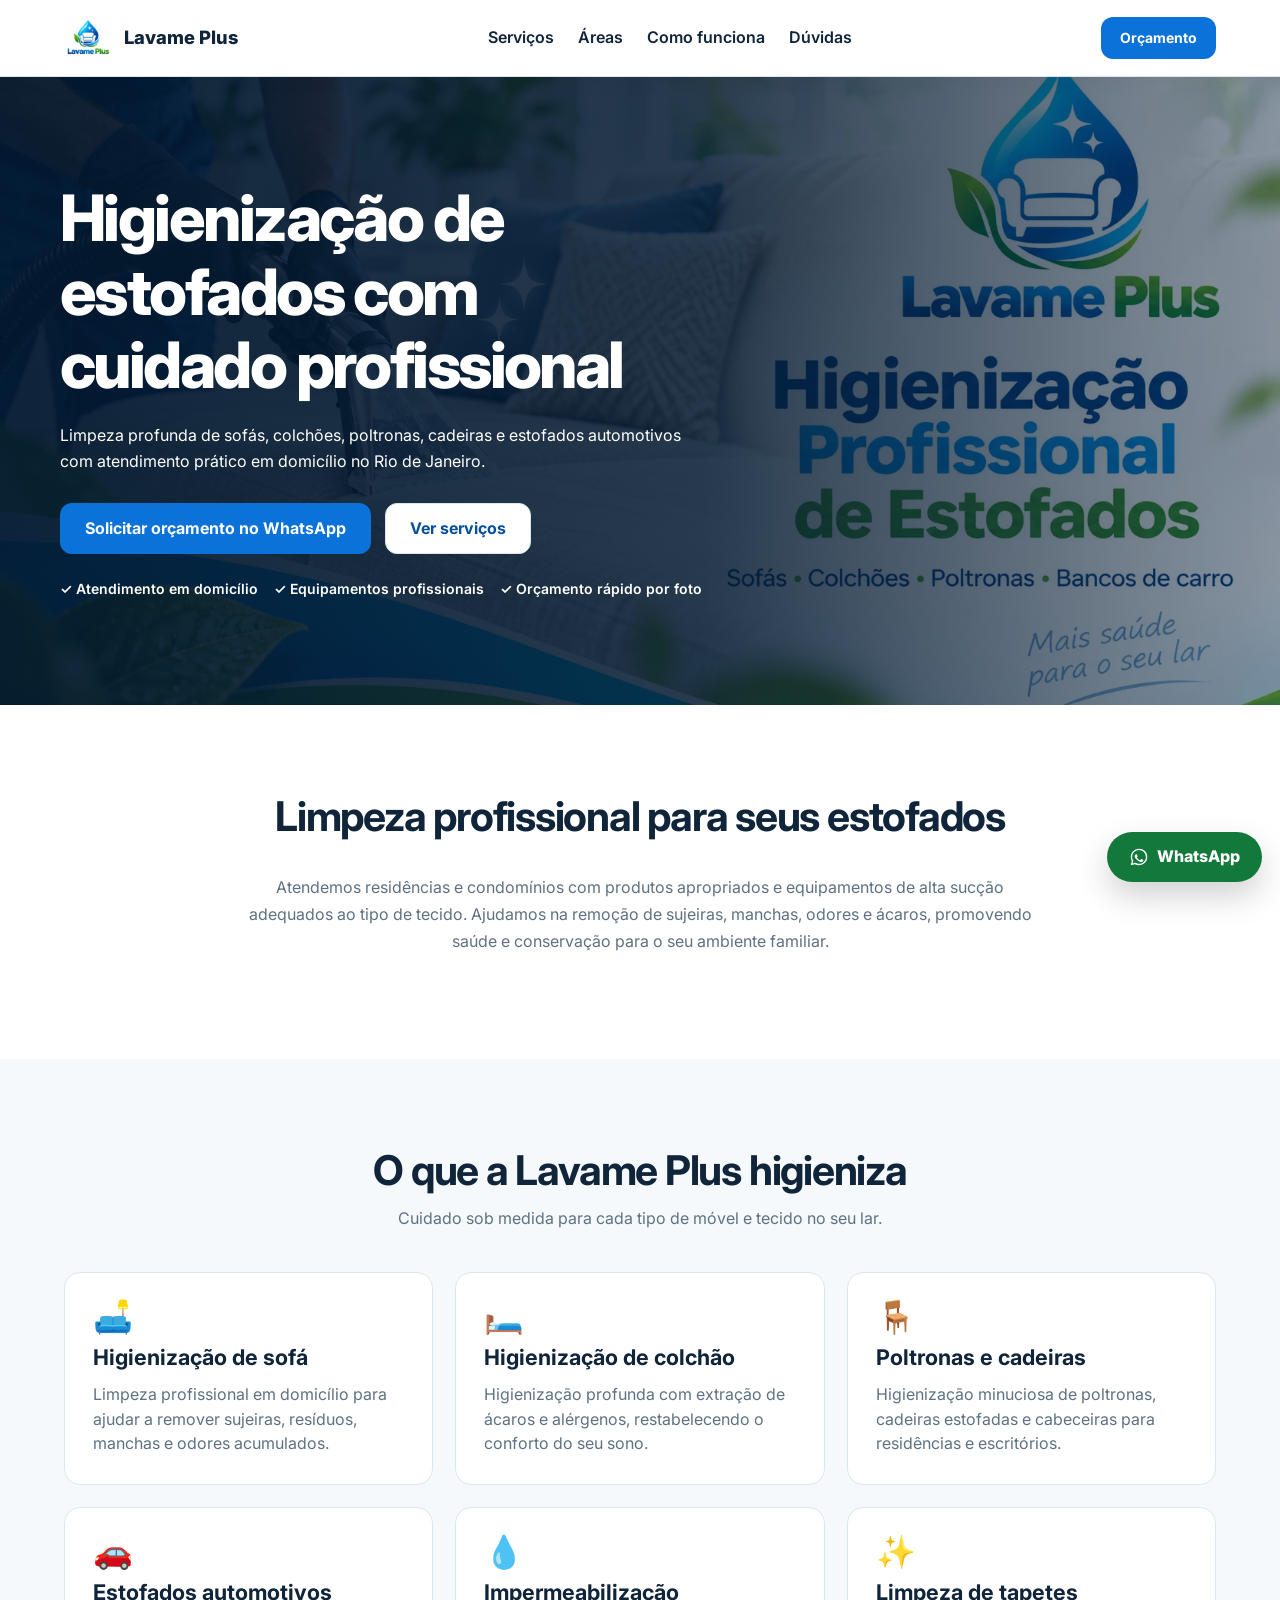
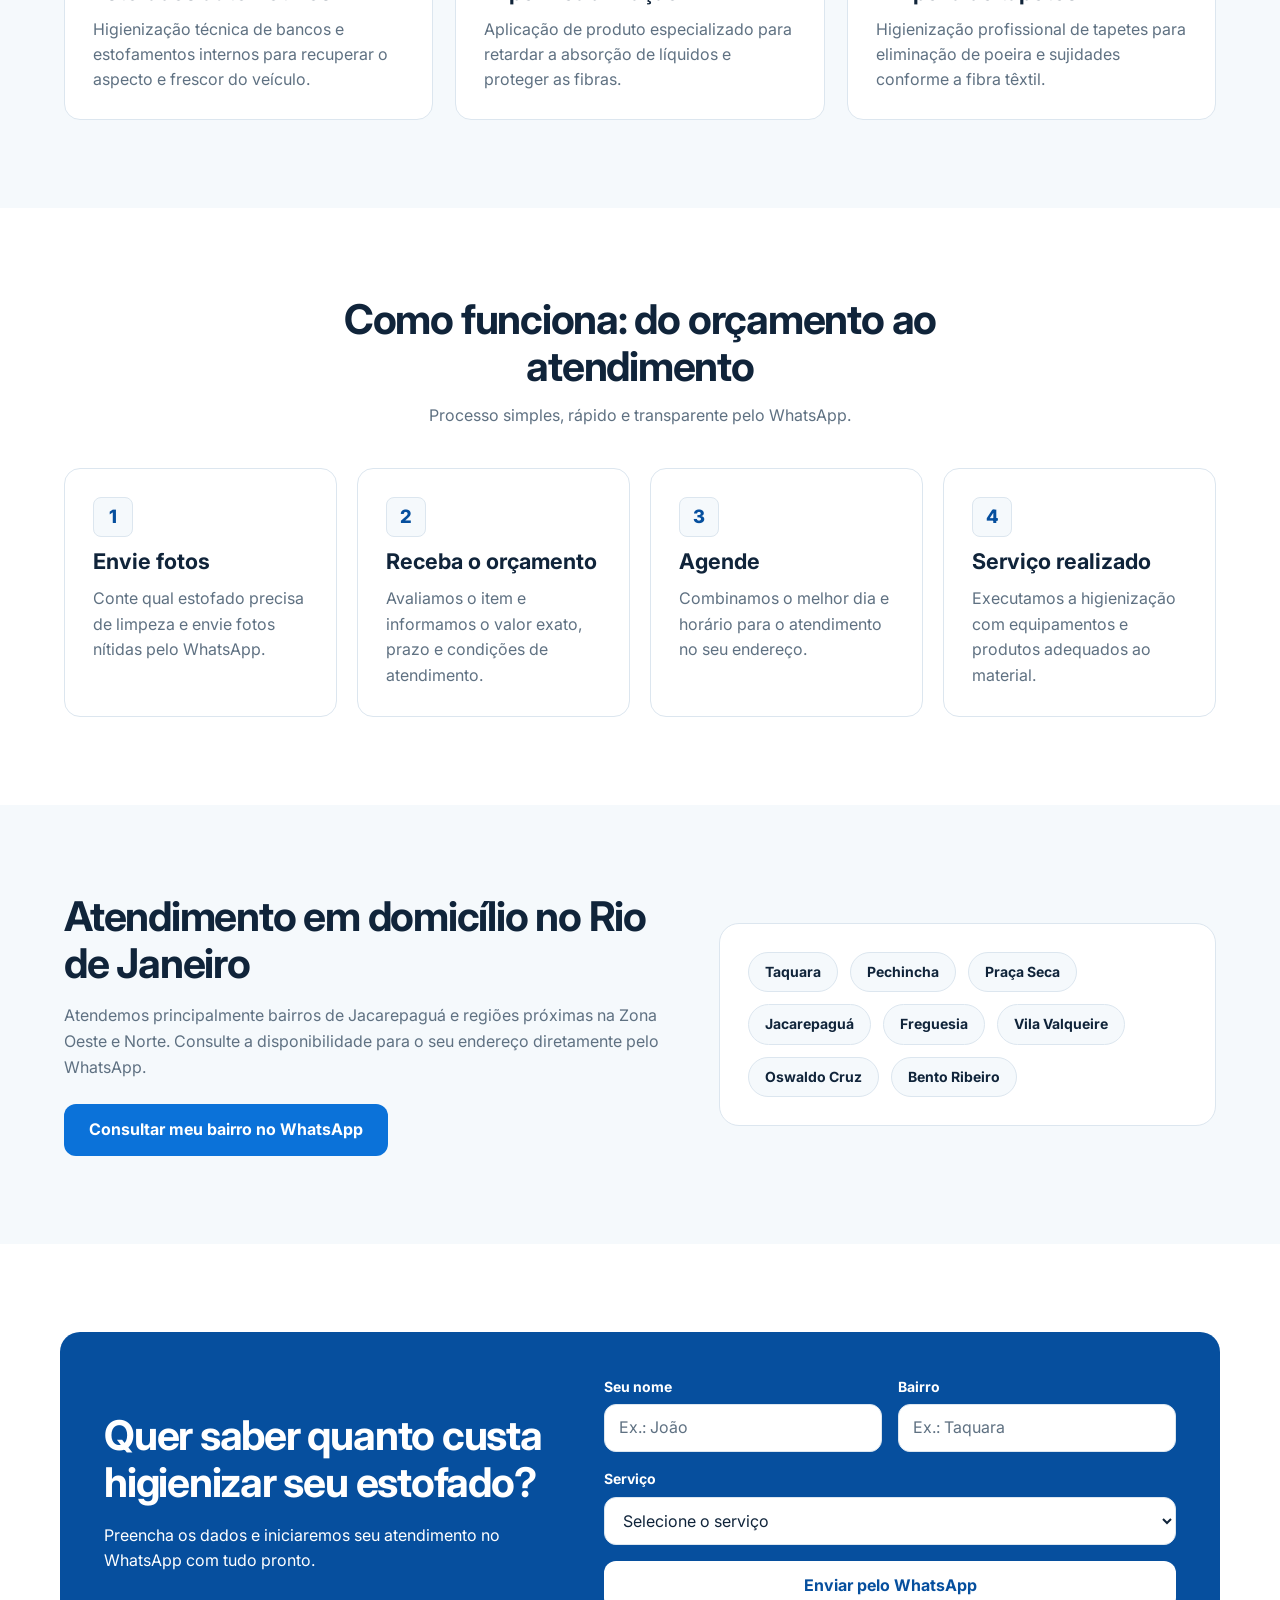
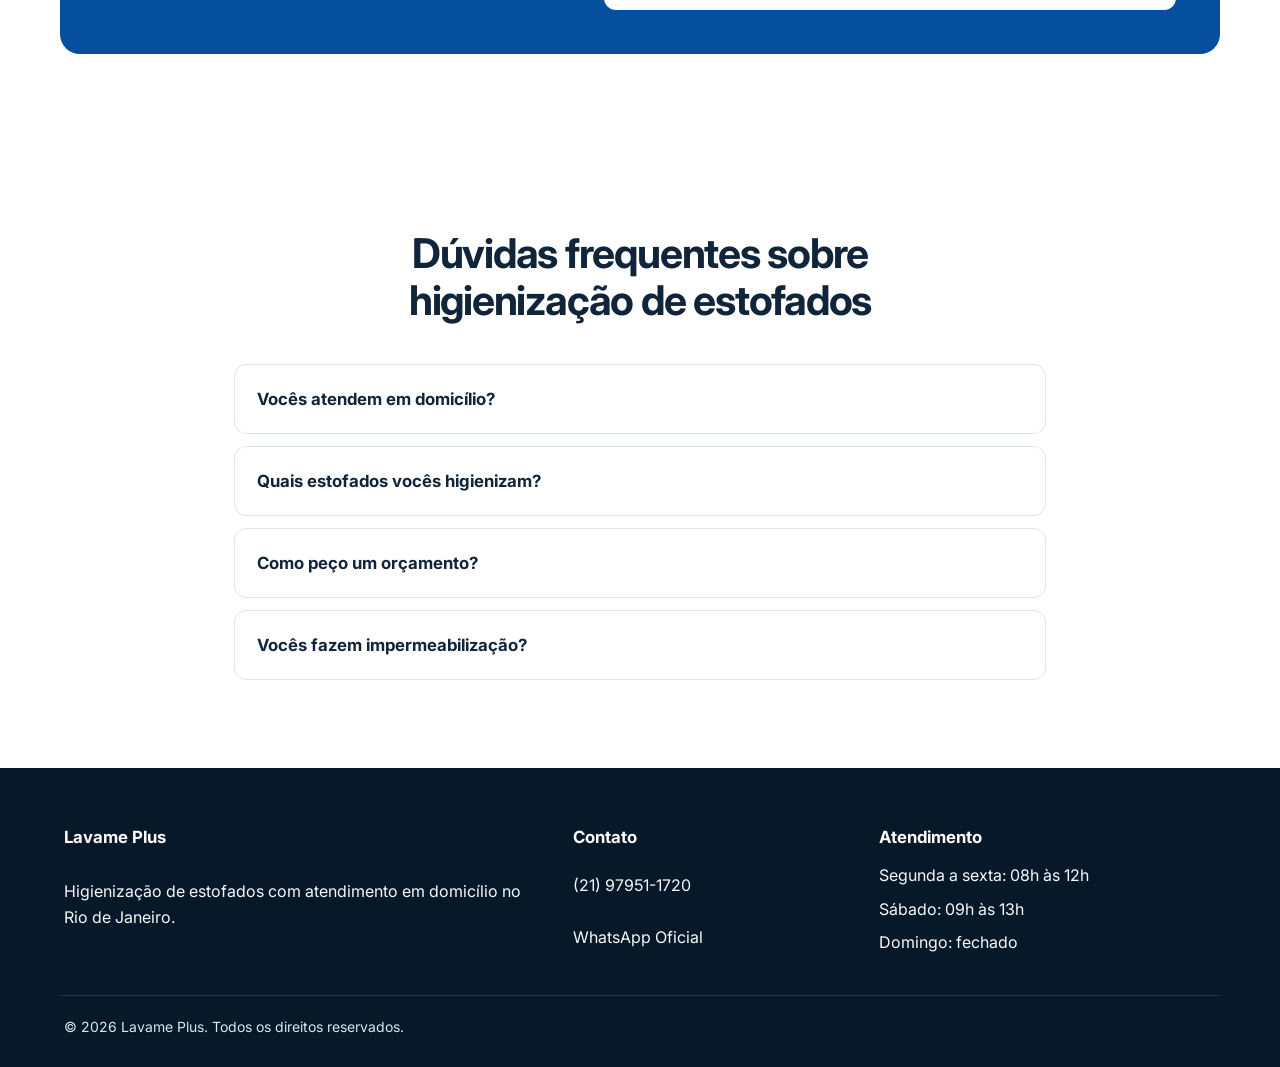
<file: index.html>
<!doctype html>
<html lang="pt-BR">
<head>
  <meta charset="utf-8">
  <meta name="google-site-verification" content="8-na_W4AVnDkBq2FNJCESeBjiOfYJMZ60m58IE9kvu8">
  <meta name="viewport" content="width=device-width, initial-scale=1, viewport-fit=cover">
  <title>Higienização de Estofados no Rio de Janeiro | Lavame Plus</title>
  <meta name="description" content="Higienização de sofás, colchões, poltronas, cadeiras e bancos automotivos no Rio de Janeiro. Atendimento em domicílio. Solicite seu orçamento pelo WhatsApp.">
  <link rel="canonical" href="https://lavame-plus-nova-era.vercel.app/">
  <meta name="robots" content="index,follow,max-image-preview:large">
  <meta name="theme-color" content="#0b72d9">
  <meta property="og:type" content="website">
  <meta property="og:url" content="https://lavame-plus-nova-era.vercel.app/">
  <meta property="og:title" content="Lavame Plus | Higienização de Estofados no Rio de Janeiro">
  <meta property="og:description" content="Limpeza e higienização profissional de estofados com atendimento em domicílio.">
  <meta property="og:image" content="https://lavame-plus-nova-era.vercel.app/assets/capa-lavame-plus.png">
  <link rel="icon" href="./assets/logo-lavame-plus.png">
  
  <!-- Typography preconnect -->
  <link rel="preconnect" href="https://fonts.googleapis.com">
  <link rel="preconnect" href="https://fonts.gstatic.com" crossorigin>
  <link href="https://fonts.googleapis.com/css2?family=Inter:wght@400;600;700;800&display=swap" rel="stylesheet">
  
  <!-- Critical image preload for LCP -->
  <link rel="preload" as="image" href="./assets/capa-lavame-plus.webp" fetchpriority="high">
  
  <link rel="stylesheet" href="./styles.css">
  
  <script type="application/ld+json">
  {
    "@context":"https://schema.org",
    "@type":"ProfessionalService",
    "name":"Lavame Plus",
    "description":"Higienização e limpeza profissional de estofados com atendimento em domicílio no Rio de Janeiro.",
    "telephone":"+55 21 97951-1720",
    "image":"./assets/logo-lavame-plus.png",
    "areaServed":[
      "Taquara, Rio de Janeiro - RJ",
      "Pechincha, Rio de Janeiro - RJ",
      "Praça Seca, Rio de Janeiro - RJ",
      "Jacarepaguá, Rio de Janeiro - RJ",
      "Oswaldo Cruz, Rio de Janeiro - RJ",
      "Bento Ribeiro, Rio de Janeiro - RJ",
      "Freguesia (Jacarepaguá), Rio de Janeiro - RJ",
      "Vila Valqueire, Rio de Janeiro - RJ"
    ],
    "serviceType":[
      "Higienização de estofados",
      "Higienização de sofá",
      "Higienização de colchão",
      "Higienização de poltronas",
      "Higienização de cadeiras estofadas",
      "Higienização de cabeceira estofada",
      "Impermeabilização de estofados",
      "Higienização de bancos automotivos",
      "Limpeza de tapetes"
    ]
  }
  </script>
</head>
<body>
<a class="skip-link" href="#main">Pular para o conteúdo principal</a>

<header class="topbar">
  <div class="container nav">
    <a class="brand" href="#inicio" aria-label="Lavame Plus - Página inicial">
      <img src="./assets/logo-lavame-plus.webp" alt="Lavame Plus" width="48" height="48" decoding="async">
      <span>Lavame Plus</span>
    </a>
    
    <nav class="nav-links" id="navMenu" aria-label="Navegação principal">
      <a href="#servicos">Serviços</a>
      <a href="#areas">Áreas</a>
      <a href="#como">Como funciona</a>
      <a href="#faq">Dúvidas</a>
      <a class="btn btn-sm btn-mobile-cta" href="https://wa.me/5521979511720?text=Olá%2C%20vim%20pelo%20site%20da%20Lavame%20Plus%20e%20quero%20um%20orçamento." target="_blank" rel="noopener">Pedir orçamento</a>
    </nav>
    
    <div class="nav-actions">
      <a class="btn btn-sm" href="https://wa.me/5521979511720?text=Olá%2C%20vim%20pelo%20site%20da%20Lavame%20Plus%20e%20quero%20um%20orçamento." target="_blank" rel="noopener">Orçamento</a>
      <button class="nav-toggle" id="navToggle" type="button" aria-expanded="false" aria-controls="navMenu" aria-label="Abrir menu de navegação">
        <span class="nav-toggle-line"></span>
        <span class="nav-toggle-line"></span>
        <span class="nav-toggle-line"></span>
      </button>
    </div>
  </div>
</header>

<main id="main">
<section id="inicio" class="hero">
  <div class="hero-bg" aria-hidden="true"></div>
  <div class="hero-overlay" aria-hidden="true"></div>
  <div class="container hero-content">
    <div class="hero-card">
      <h1>Higienização de estofados com cuidado profissional</h1>
      <p class="hero-desc">Limpeza profunda de sofás, colchões, poltronas, cadeiras e estofados automotivos com atendimento prático em domicílio no Rio de Janeiro.</p>
      <div class="actions">
        <a class="btn" href="https://wa.me/5521979511720?text=Olá%2C%20quero%20solicitar%20um%20orçamento%20para%20higienização%20de%20estofados." target="_blank" rel="noopener">Solicitar orçamento no WhatsApp</a>
        <a class="btn btn-ghost" href="#servicos">Ver serviços</a>
      </div>
      <div class="trust">
        <span>✓ Atendimento em domicílio</span>
        <span>✓ Equipamentos profissionais</span>
        <span>✓ Orçamento rápido por foto</span>
      </div>
    </div>
  </div>
</section>

<section class="section intro">
  <div class="container narrow">
    <h2>Limpeza profissional para seus estofados</h2>
    <p>Atendemos residências e condomínios com produtos apropriados e equipamentos de alta sucção adequados ao tipo de tecido. Ajudamos na remoção de sujeiras, manchas, odores e ácaros, promovendo saúde e conservação para o seu ambiente familiar.</p>
  </div>
</section>

<section id="servicos" class="section soft">
  <div class="container">
    <div class="section-head">
      <h2>O que a Lavame Plus higieniza</h2>
      <p>Cuidado sob medida para cada tipo de móvel e tecido no seu lar.</p>
    </div>
    <div class="grid services">
      <article class="service-card">
        <div class="service-icon" aria-hidden="true">🛋️</div>
        <h3>Higienização de sofá</h3>
        <p>Limpeza profissional em domicílio para ajudar a remover sujeiras, resíduos, manchas e odores acumulados.</p>
      </article>
      <article class="service-card">
        <div class="service-icon" aria-hidden="true">🛏️</div>
        <h3>Higienização de colchão</h3>
        <p>Higienização profunda com extração de ácaros e alérgenos, restabelecendo o conforto do seu sono.</p>
      </article>
      <article class="service-card">
        <div class="service-icon" aria-hidden="true">🪑</div>
        <h3>Poltronas e cadeiras</h3>
        <p>Higienização minuciosa de poltronas, cadeiras estofadas e cabeceiras para residências e escritórios.</p>
      </article>
      <article class="service-card">
        <div class="service-icon" aria-hidden="true">🚗</div>
        <h3>Estofados automotivos</h3>
        <p>Higienização técnica de bancos e estofamentos internos para recuperar o aspecto e frescor do veículo.</p>
      </article>
      <article class="service-card">
        <div class="service-icon" aria-hidden="true">💧</div>
        <h3>Impermeabilização</h3>
        <p>Aplicação de produto especializado para retardar a absorção de líquidos e proteger as fibras.</p>
      </article>
      <article class="service-card">
        <div class="service-icon" aria-hidden="true">✨</div>
        <h3>Limpeza de tapetes</h3>
        <p>Higienização profissional de tapetes para eliminação de poeira e sujidades conforme a fibra têxtil.</p>
      </article>
    </div>
  </div>
</section>

<section id="como" class="section">
  <div class="container">
    <div class="section-head">
      <h2>Como funciona: do orçamento ao atendimento</h2>
      <p>Processo simples, rápido e transparente pelo WhatsApp.</p>
    </div>
    <div class="steps">
      <div class="step-card">
        <span class="step-num" aria-hidden="true">1</span>
        <h3>Envie fotos</h3>
        <p>Conte qual estofado precisa de limpeza e envie fotos nítidas pelo WhatsApp.</p>
      </div>
      <div class="step-card">
        <span class="step-num" aria-hidden="true">2</span>
        <h3>Receba o orçamento</h3>
        <p>Avaliamos o item e informamos o valor exato, prazo e condições de atendimento.</p>
      </div>
      <div class="step-card">
        <span class="step-num" aria-hidden="true">3</span>
        <h3>Agende</h3>
        <p>Combinamos o melhor dia e horário para o atendimento no seu endereço.</p>
      </div>
      <div class="step-card">
        <span class="step-num" aria-hidden="true">4</span>
        <h3>Serviço realizado</h3>
        <p>Executamos a higienização com equipamentos e produtos adequados ao material.</p>
      </div>
    </div>
  </div>
</section>

<section id="areas" class="section areas">
  <div class="container split">
    <div class="areas-content">
      <h2>Atendimento em domicílio no Rio de Janeiro</h2>
      <p>Atendemos principalmente bairros de Jacarepaguá e regiões próximas na Zona Oeste e Norte. Consulte a disponibilidade para o seu endereço diretamente pelo WhatsApp.</p>
      <a class="btn" href="https://wa.me/5521979511720?text=Olá%2C%20quero%20saber%20se%20vocês%20atendem%20o%20meu%20bairro." target="_blank" rel="noopener">Consultar meu bairro no WhatsApp</a>
    </div>
    <div class="chips-container" aria-label="Bairros atendidos com frequência">
      <span class="chip">Taquara</span>
      <span class="chip">Pechincha</span>
      <span class="chip">Praça Seca</span>
      <span class="chip">Jacarepaguá</span>
      <span class="chip">Freguesia</span>
      <span class="chip">Vila Valqueire</span>
      <span class="chip">Oswaldo Cruz</span>
      <span class="chip">Bento Ribeiro</span>
    </div>
  </div>
</section>

<section class="section">
  <div class="container cta">
    <div class="cta-intro">
      <h2>Quer saber quanto custa higienizar seu estofado?</h2>
      <p>Preencha os dados e iniciaremos seu atendimento no WhatsApp com tudo pronto.</p>
    </div>
    <form id="orcamentoForm" class="cta-form">
      <div class="form-field">
        <label for="nome">Seu nome</label>
        <input id="nome" name="nome" required placeholder="Ex.: João" autocomplete="name">
      </div>
      <div class="form-field">
        <label for="bairro">Bairro</label>
        <input id="bairro" name="bairro" required placeholder="Ex.: Taquara" autocomplete="address-level2">
      </div>
      <div class="form-field form-field-full">
        <label for="servico">Serviço</label>
        <select id="servico" name="servico" required>
          <option value="">Selecione o serviço</option>
          <option value="Higienização de sofá">Higienização de sofá</option>
          <option value="Higienização de colchão">Higienização de colchão</option>
          <option value="Poltronas ou cadeiras">Poltronas ou cadeiras</option>
          <option value="Estofados automotivos">Estofados automotivos</option>
          <option value="Impermeabilização">Impermeabilização</option>
          <option value="Limpeza de tapetes">Limpeza de tapetes</option>
          <option value="Outro serviço">Outro serviço</option>
        </select>
      </div>
      <button class="btn btn-submit" type="submit">Enviar pelo WhatsApp</button>
    </form>
  </div>
</section>

<section id="faq" class="section">
  <div class="container narrow">
    <div class="section-head">
      <h2>Dúvidas frequentes sobre higienização de estofados</h2>
    </div>
    <div class="faq-list">
      <details>
        <summary>Vocês atendem em domicílio?</summary>
        <p>Sim. A Lavame Plus realiza atendimento no endereço do cliente, dentro das áreas de cobertura e mediante agendamento prévio.</p>
      </details>
      <details>
        <summary>Quais estofados vocês higienizam?</summary>
        <p>Sofás, colchões, poltronas, cadeiras estofadas, cabeceiras e estofados automotivos, além dos outros serviços listados.</p>
      </details>
      <details>
        <summary>Como peço um orçamento?</summary>
        <p>Envie pelo WhatsApp o tipo de estofado, quantidade, bairro e, se possível, fotos do item para avaliação imediata.</p>
      </details>
      <details>
        <summary>Vocês fazem impermeabilização?</summary>
        <p>Sim, quando o tecido e o serviço forem adequados. Consulte a Lavame Plus para avaliação técnica do estofado.</p>
      </details>
    </div>
  </div>
</section>
</main>

<footer>
  <div class="container footergrid">
    <div>
      <strong>Lavame Plus</strong>
      <p>Higienização de estofados com atendimento em domicílio no Rio de Janeiro.</p>
    </div>
    <div>
      <strong>Contato</strong>
      <a href="tel:+5521979511720">(21) 97951-1720</a>
      <a href="https://wa.me/5521979511720" target="_blank" rel="noopener">WhatsApp Oficial</a>
    </div>
    <div>
      <strong>Atendimento</strong>
      <span>Segunda a sexta: 08h às 12h</span>
      <span>Sábado: 09h às 13h</span>
      <span>Domingo: fechado</span>
    </div>
  </div>
  <div class="container copyright">
    © <span id="year"></span> Lavame Plus. Todos os direitos reservados.
  </div>
</footer>

<a class="floatwa" href="https://wa.me/5521979511720?text=Olá%2C%20vim%20pelo%20site%20da%20Lavame%20Plus." target="_blank" rel="noopener" aria-label="Fale conosco no WhatsApp">
  <svg class="wa-icon" width="20" height="20" viewBox="0 0 24 24" fill="currentColor" aria-hidden="true">
    <path d="M12.04 2c-5.46 0-9.91 4.45-9.91 9.91 0 1.75.46 3.45 1.32 4.95L2.05 22l5.25-1.38c1.45.79 3.08 1.21 4.74 1.21 5.46 0 9.91-4.45 9.91-9.91 0-2.65-1.03-5.14-2.9-7.01A9.816 9.816 0 0 0 12.04 2m.01 1.67c2.2 0 4.26.86 5.82 2.42a8.225 8.225 0 0 1 2.41 5.83c0 4.54-3.7 8.24-8.24 8.24-1.48 0-2.93-.4-4.2-1.15l-.3-.18-3.12.82.83-3.04-.2-.31a8.19 8.19 0 0 1-1.26-4.38c0-4.54 3.7-8.24 8.24-8.24m4.52 11.66c-.25-.13-1.47-.72-1.7-.81-.23-.08-.39-.13-.56.13-.17.25-.64.81-.79.97-.14.17-.29.19-.54.06-.25-.13-1.06-.39-2.03-1.25-.75-.67-1.26-1.5-1.41-1.75-.14-.25-.02-.39.11-.51.11-.11.25-.29.37-.44.13-.15.17-.25.25-.42.08-.17.04-.31-.02-.44-.06-.13-.56-1.35-.77-1.85-.2-.49-.41-.42-.56-.43h-.48c-.17 0-.44.06-.67.31-.23.25-.88.86-.88 2.1 0 1.24.9 2.45 1.03 2.61.13.17 1.77 2.71 4.3 3.79.6.26 1.07.41 1.44.53.61.19 1.16.17 1.6.1.49-.07 1.47-.6 1.68-1.18.21-.58.21-1.07.15-1.18-.07-.1-.23-.17-.48-.29"/>
  </svg>
  <span>WhatsApp</span>
</a>

<script src="./script.js" defer></script>
</body>
</html>
</file>
<file: styles.css>
/* ==========================================================================
   Lavame Plus — Design System & Responsive Stylesheet
   Grounded in DESIGN.md tokens and Impeccable Craft Standards
   ========================================================================== */

:root {
  /* Colors */
  --color-primary: #0b72d9;
  --color-primary-deep: #064f9e;
  --color-secondary: #38a91d;
  --color-whatsapp: #13793a; /* WCAG AA certified contrast against white text (>5.0:1) */
  --color-whatsapp-hover: #0e5e2c;
  --color-ink: #10243a;
  --color-muted: #5f7182;
  --color-line: #dce6ef;
  --color-soft: #f5f9fc;
  --color-white: #ffffff;
  --color-overlay: rgba(3, 25, 48, 0.85);

  /* Typography */
  --font-family: 'Inter', system-ui, -apple-system, BlinkMacSystemFont, 'Segoe UI', Roboto, sans-serif;
  --type-display: clamp(2.4rem, 5vw, 4rem);
  --type-headline: clamp(1.85rem, 3.2vw, 2.7rem);
  --type-title: 1.35rem;
  --type-body: 1rem;
  --type-small: 0.875rem;

  /* Radii */
  --radius-sm: 8px;
  --radius-md: 12px;
  --radius-lg: 16px;
  --radius-card: 20px;
  --radius-full: 999px;

  /* Spacing */
  --space-xs: 4px;
  --space-sm: 8px;
  --space-md: 16px;
  --space-lg: 24px;
  --space-xl: 32px;
  --space-section: 88px;

  /* Elevation */
  --shadow-float: 0 14px 32px rgba(0, 0, 0, 0.18);
  --shadow-float-hover: 0 18px 36px rgba(0, 0, 0, 0.24);
  --shadow-nav: 0 4px 20px rgba(0, 0, 0, 0.04);

  /* Transitions */
  --ease-standard: cubic-bezier(0.4, 0, 0.2, 1);
  --duration-fast: 0.15s;
  --duration-normal: 0.25s;
}

/* --------------------------------------------------------------------------
   Resets & Base Styles
   -------------------------------------------------------------------------- */
*, *::before, *::after {
  box-sizing: border-box;
}

html {
  scroll-behavior: smooth;
  -webkit-text-size-adjust: 100%;
}

@media (prefers-reduced-motion: reduce) {
  html {
    scroll-behavior: auto;
  }
  *, *::before, *::after {
    animation-duration: 0.01ms !important;
    animation-iteration-count: 1 !important;
    transition-duration: 0.01ms !important;
    scroll-behavior: auto !important;
  }
}

body {
  margin: 0;
  padding: 0;
  padding-left: env(safe-area-inset-left);
  padding-right: env(safe-area-inset-right);
  font-family: var(--font-family);
  font-size: var(--type-body);
  color: var(--color-ink);
  background-color: var(--color-white);
  line-height: 1.6;
  -webkit-font-smoothing: antialiased;
  -moz-osx-font-smoothing: grayscale;
}

::selection {
  background-color: var(--color-primary);
  color: var(--color-white);
}

body.nav-open {
  overflow: hidden;
}

img {
  max-width: 100%;
  height: auto;
  display: block;
}

a {
  color: inherit;
  text-decoration: none;
}

button, input, select {
  font: inherit;
}

/* Skip link for keyboard navigation */
.skip-link {
  position: absolute;
  top: -100px;
  left: 16px;
  z-index: 100;
  padding: 12px 20px;
  background: var(--color-primary-deep);
  color: var(--color-white);
  border-radius: var(--radius-md);
  font-weight: 700;
  transition: top var(--duration-fast) var(--ease-standard);
}
.skip-link:focus {
  top: 16px;
}

/* Keyboard accessibility outline */
:focus-visible {
  outline: 2px solid var(--color-primary);
  outline-offset: 2px;
}

/* --------------------------------------------------------------------------
   Layout Containers
   -------------------------------------------------------------------------- */
.container {
  width: min(1160px, calc(100% - 36px));
  margin: 0 auto;
  padding: 0 4px;
}

.narrow {
  max-width: 820px;
}

.section {
  padding: var(--space-section) 24px;
}

.section.soft {
  background-color: var(--color-soft);
}

.section-head {
  text-align: center;
  max-width: 680px;
  margin-inline: auto;
  margin-bottom: 40px;
}

.section-head h2 {
  margin-bottom: 12px;
}

.section-head p {
  color: var(--color-muted);
  margin: 0;
}

h1, h2, h3 {
  color: var(--color-ink);
  line-height: 1.15;
  margin-top: 0;
}

h1 {
  font-size: var(--type-display);
  font-weight: 800;
  letter-spacing: -0.04em;
}

h2 {
  font-size: var(--type-headline);
  font-weight: 700;
  letter-spacing: -0.03em;
}

h3 {
  font-size: var(--type-title);
  font-weight: 700;
}

/* --------------------------------------------------------------------------
   Buttons & Interactive Elements
   -------------------------------------------------------------------------- */
.btn {
  display: inline-flex;
  align-items: center;
  justify-content: center;
  min-height: 48px;
  padding: 12px 24px;
  border-radius: var(--radius-md);
  background-color: var(--color-primary);
  color: var(--color-white);
  font-weight: 700;
  border: 1px solid transparent;
  cursor: pointer;
  text-align: center;
  transition: background-color var(--duration-fast) var(--ease-standard),
              transform var(--duration-fast) var(--ease-standard),
              border-color var(--duration-fast) var(--ease-standard);
  text-decoration: none;
}

.btn:hover {
  background-color: var(--color-primary-deep);
  transform: translateY(-1px);
}

.btn:active {
  transform: translateY(0);
}

.btn-sm {
  min-height: 42px;
  padding: 8px 18px;
  font-size: var(--type-small);
}

.btn-ghost {
  background-color: var(--color-white);
  color: var(--color-primary-deep);
  border-color: var(--color-line);
}

.btn-ghost:hover {
  background-color: var(--color-soft);
  border-color: var(--color-primary);
  color: var(--color-primary-deep);
}

/* --------------------------------------------------------------------------
   Navigation Bar (Responsive Topbar)
   -------------------------------------------------------------------------- */
.topbar {
  position: sticky;
  top: 0;
  z-index: 50;
  background-color: rgba(255, 255, 255, 0.95);
  backdrop-filter: blur(12px);
  -webkit-backdrop-filter: blur(12px);
  border-bottom: 1px solid var(--color-line);
  box-shadow: var(--shadow-nav);
}

.nav {
  height: 76px;
  display: flex;
  align-items: center;
  justify-content: space-between;
  gap: var(--space-md);
}

.brand {
  display: flex;
  align-items: center;
  gap: 12px;
  font-weight: 800;
  font-size: 1.15rem;
  color: var(--color-ink);
  min-height: 44px;
}

.brand img {
  width: 48px;
  height: 48px;
  object-fit: contain;
}

.nav-links {
  display: flex;
  align-items: center;
  gap: 24px;
}

.nav-links a {
  font-weight: 600;
  color: var(--color-ink);
  min-height: 44px;
  display: inline-flex;
  align-items: center;
  transition: color var(--duration-fast) var(--ease-standard);
}

.nav-links a:hover {
  color: var(--color-primary-deep);
}

.nav-links .btn-mobile-cta {
  display: none;
}

.nav-actions {
  display: flex;
  align-items: center;
  gap: var(--space-sm);
}

.nav-toggle {
  display: none;
  flex-direction: column;
  justify-content: center;
  gap: 5px;
  width: 44px;
  height: 44px;
  padding: 10px;
  background: transparent;
  border: 1px solid var(--color-line);
  border-radius: var(--radius-sm);
  cursor: pointer;
}

.nav-toggle-line {
  display: block;
  width: 22px;
  height: 2px;
  background-color: var(--color-ink);
  border-radius: var(--radius-sm);
  transition: transform var(--duration-normal) var(--ease-standard),
              opacity var(--duration-normal) var(--ease-standard);
}

.nav-toggle[aria-expanded="true"] .nav-toggle-line:nth-child(1) {
  transform: translateY(7px) rotate(45deg);
}

.nav-toggle[aria-expanded="true"] .nav-toggle-line:nth-child(2) {
  opacity: 0;
}

.nav-toggle[aria-expanded="true"] .nav-toggle-line:nth-child(3) {
  transform: translateY(-7px) rotate(-45deg);
}

/* --------------------------------------------------------------------------
   Hero Section
   -------------------------------------------------------------------------- */
.hero {
  position: relative;
  min-height: 560px;
  display: flex;
  align-items: center;
  overflow: hidden;
  background-color: #031930;
  padding: 32px 24px;
}

.hero-bg {
  position: absolute;
  inset: 0;
  background-image: url('./assets/capa-lavame-plus.webp');
  background-position: center;
  background-size: cover;
  background-repeat: no-repeat;
}

.hero-overlay {
  position: absolute;
  inset: 0;
  background: linear-gradient(90deg, rgba(3, 25, 48, 0.95) 0%, rgba(3, 25, 48, 0.85) 55%, rgba(3, 25, 48, 0.45) 100%);
}

.hero-content {
  position: relative;
  z-index: 2;
  padding: 72px 0;
}

.hero-card {
  max-width: 650px;
  color: var(--color-white);
}

.hero-card h1 {
  color: var(--color-white);
  margin-bottom: 20px;
}

.hero-desc {
  font-size: var(--type-body);
  line-height: 1.65;
  color: var(--color-white);
  margin-bottom: 28px;
}

.hero .actions {
  display: flex;
  gap: 14px;
  flex-wrap: wrap;
}

.hero .trust {
  display: flex;
  gap: 16px;
  flex-wrap: wrap;
  margin-top: 24px;
  font-size: var(--type-small);
  color: var(--color-white);
  font-weight: 600;
}

/* --------------------------------------------------------------------------
   Intro Section
   -------------------------------------------------------------------------- */
.intro {
  text-align: center;
}

.intro p {
  color: var(--color-muted);
  font-size: var(--type-body);
  line-height: 1.7;
}

/* --------------------------------------------------------------------------
   Services Grid
   -------------------------------------------------------------------------- */
.grid.services {
  display: grid;
  grid-template-columns: repeat(3, 1fr);
  gap: 22px;
}

.service-card {
  background-color: var(--color-white);
  border: 1px solid var(--color-line);
  border-radius: var(--radius-lg);
  padding: 28px;
  display: flex;
  flex-direction: column;
  gap: 12px;
  transition: border-color var(--duration-fast) var(--ease-standard);
}

.service-card:hover {
  border-color: var(--color-primary);
}

.service-icon {
  font-size: 2rem;
  line-height: 1;
}

.service-card h3 {
  margin: 0;
  font-size: var(--type-title);
  color: var(--color-ink);
}

.service-card p {
  margin: 0;
  color: var(--color-muted);
  font-size: var(--type-body);
  line-height: 1.55;
}

/* --------------------------------------------------------------------------
   Steps Section (Como Funciona)
   -------------------------------------------------------------------------- */
.steps {
  display: grid;
  grid-template-columns: repeat(4, 1fr);
  gap: 20px;
}

.step-card {
  background-color: var(--color-white);
  border: 1px solid var(--color-line);
  border-radius: var(--radius-lg);
  padding: 28px;
  display: flex;
  flex-direction: column;
  gap: 12px;
}

.step-num {
  display: grid;
  place-items: center;
  width: 40px;
  height: 40px;
  border-radius: var(--radius-sm);
  background-color: var(--color-soft);
  color: var(--color-primary-deep);
  border: 1px solid var(--color-line);
  font-weight: 800;
  font-size: 1.15rem;
}

.step-card h3 {
  margin: 0;
  font-size: var(--type-title);
}

.step-card p {
  margin: 0;
  color: var(--color-muted);
  font-size: var(--type-body);
}

/* --------------------------------------------------------------------------
   Areas Section
   -------------------------------------------------------------------------- */
.areas {
  background-color: var(--color-soft);
}

.split {
  display: grid;
  grid-template-columns: 1.1fr 0.9fr;
  gap: 48px;
  align-items: center;
}

.areas-content h2 {
  margin-bottom: 16px;
}

.areas-content p {
  color: var(--color-muted);
  margin-bottom: 24px;
}

.chips-container {
  display: flex;
  flex-wrap: wrap;
  gap: 12px;
  background-color: var(--color-white);
  padding: 28px;
  border: 1px solid var(--color-line);
  border-radius: var(--radius-card);
}

.chip {
  display: inline-flex;
  align-items: center;
  padding: 8px 16px;
  border: 1px solid var(--color-line);
  border-radius: var(--radius-full);
  background-color: var(--color-soft);
  color: var(--color-ink);
  font-size: var(--type-small);
  font-weight: 700;
}

/* --------------------------------------------------------------------------
   CTA & Form Section
   -------------------------------------------------------------------------- */
.cta {
  border-radius: var(--radius-card);
  padding: 44px;
  background-color: var(--color-primary-deep);
  color: var(--color-white);
  display: grid;
  grid-template-columns: 1fr 1fr;
  gap: 40px;
  align-items: center;
}

.cta-intro h2 {
  color: var(--color-white);
  margin-bottom: 16px;
}

.cta-intro p {
  color: var(--color-white);
  margin: 0;
  font-size: var(--type-body);
}

.cta-form {
  display: grid;
  grid-template-columns: 1fr 1fr;
  gap: 16px;
}

.form-field {
  display: flex;
  flex-direction: column;
  gap: 6px;
}

.form-field-full {
  grid-column: 1 / -1;
}

.form-field label {
  font-size: var(--type-small);
  font-weight: 700;
  color: var(--color-white);
}

.form-field input,
.form-field select {
  min-height: 48px;
  border-radius: var(--radius-md);
  border: 1px solid var(--color-line);
  background-color: var(--color-white);
  color: var(--color-ink);
  padding: 0 14px;
  font-size: 1rem;
  transition: border-color var(--duration-fast) var(--ease-standard);
}

.form-field input::placeholder {
  color: var(--color-muted);
}

.form-field select option {
  background-color: var(--color-white);
  color: var(--color-ink);
}

.form-field input:focus-visible,
.form-field select:focus-visible {
  outline: 2px solid var(--color-white);
  outline-offset: 2px;
}

.btn-submit {
  grid-column: 1 / -1;
  background-color: var(--color-white);
  color: var(--color-primary-deep);
  border: none;
  font-size: var(--type-body);
}

.btn-submit:hover {
  background-color: var(--color-soft);
  color: var(--color-primary-deep);
}

/* --------------------------------------------------------------------------
   FAQ Section
   -------------------------------------------------------------------------- */
.faq-list {
  display: flex;
  flex-direction: column;
  gap: 12px;
}

details {
  border: 1px solid var(--color-line);
  border-radius: var(--radius-md);
  background-color: var(--color-white);
  padding: 18px 22px;
  transition: border-color var(--duration-fast) var(--ease-standard);
}

details[open] {
  border-color: var(--color-primary);
}

summary {
  font-weight: 700;
  font-size: 1.05rem;
  cursor: pointer;
  color: var(--color-ink);
  min-height: 32px;
  display: flex;
  align-items: center;
  user-select: none;
}

details p {
  margin-top: 12px;
  margin-bottom: 0;
  color: var(--color-muted);
  line-height: 1.6;
}

/* --------------------------------------------------------------------------
   Footer
   -------------------------------------------------------------------------- */
footer {
  background-color: #071828;
  color: var(--color-soft);
  padding: 56px 0 28px;
  padding-inline: 16px;
}

.footergrid {
  display: grid;
  grid-template-columns: 1.4fr 0.8fr 1fr;
  gap: 36px;
}

.footergrid > div {
  display: flex;
  flex-direction: column;
  gap: 8px;
}

.footergrid strong {
  color: var(--color-white);
  font-size: 1.05rem;
  margin-bottom: 4px;
}

.footergrid a {
  color: var(--color-soft);
  min-height: 44px;
  display: inline-flex;
  align-items: center;
  transition: color var(--duration-fast) var(--ease-standard);
}

.footergrid a:hover {
  color: var(--color-white);
}

.copyright {
  border-top: 1px solid rgba(255, 255, 255, 0.12);
  margin-top: 36px;
  padding-top: 20px;
  font-size: var(--type-small);
  color: var(--color-line);
}

/* --------------------------------------------------------------------------
   Floating WhatsApp Button (Accessible & Safe-Area Aware)
   -------------------------------------------------------------------------- */
.floatwa {
  position: fixed;
  right: max(18px, env(safe-area-inset-right));
  bottom: max(18px, env(safe-area-inset-bottom));
  z-index: 90;
  display: inline-flex;
  align-items: center;
  justify-content: center;
  gap: 8px;
  min-height: 48px;
  padding: 12px 22px;
  border-radius: var(--radius-full);
  background-color: var(--color-whatsapp);
  color: var(--color-white);
  font-weight: 800;
  box-shadow: var(--shadow-float);
  transition: transform var(--duration-fast) var(--ease-standard),
              background-color var(--duration-fast) var(--ease-standard),
              box-shadow var(--duration-fast) var(--ease-standard);
}

.floatwa:hover {
  background-color: var(--color-whatsapp-hover);
  transform: scale(1.03);
  box-shadow: var(--shadow-float-hover);
}

.wa-icon {
  flex-shrink: 0;
  display: block;
}

/* ==========================================================================
   Responsive Adaptations
   ========================================================================== */

/* Tablet & Smaller Screens (< 900px) */
@media (max-width: 900px) {
  :root {
    --space-section: 72px;
  }

  /* Navigation Drawer */
  .nav-toggle {
    display: flex;
  }

  .nav-links {
    position: fixed;
    top: 76px;
    left: 0;
    right: 0;
    background-color: rgba(255, 255, 255, 0.98);
    backdrop-filter: blur(16px);
    -webkit-backdrop-filter: blur(16px);
    border-bottom: 1px solid var(--color-line);
    box-shadow: 0 12px 30px rgba(0, 0, 0, 0.08);
    flex-direction: column;
    align-items: stretch;
    padding: 20px 24px;
    gap: 8px;
    transform: translateY(-120%);
    opacity: 0;
    pointer-events: none;
    transition: transform var(--duration-normal) var(--ease-standard),
                opacity var(--duration-normal) var(--ease-standard);
  }

  .nav-links.is-open {
    transform: translateY(0);
    opacity: 1;
    pointer-events: auto;
  }

  .nav-links a {
    padding: 12px 14px;
    border-radius: var(--radius-sm);
    font-size: 1.05rem;
    color: var(--color-ink);
  }

  .nav-links a:hover {
    background-color: var(--color-soft);
    color: var(--color-primary-deep);
  }

  .nav-links .btn-mobile-cta {
    display: flex;
    margin-top: 10px;
    min-height: 48px;
    color: var(--color-white);
  }

  .nav-actions .btn {
    display: none;
  }

  /* Grids reflow to 2 columns */
  .grid.services {
    grid-template-columns: repeat(2, 1fr);
  }

  .steps {
    grid-template-columns: repeat(2, 1fr);
  }

  .split {
    grid-template-columns: 1fr;
    gap: 32px;
  }

  .cta {
    grid-template-columns: 1fr;
    gap: 32px;
    padding: 36px 28px;
  }

  .footergrid {
    grid-template-columns: 1fr;
    gap: 28px;
  }
}

/* Mobile Screens (< 620px) */
@media (max-width: 620px) {
  :root {
    --space-section: 60px;
  }

  .container {
    width: min(100% - 24px, 1160px);
  }

  .brand {
    font-size: 1.05rem;
    gap: 8px;
  }

  .brand img {
    width: 40px;
    height: 40px;
  }

  .hero {
    min-height: auto;
    padding-block: 20px;
  }

  .hero-content {
    padding: 48px 0 56px;
  }

  .hero-desc {
    font-size: 1rem;
    line-height: 1.6;
  }

  .hero .actions {
    flex-direction: column;
    width: 100%;
  }

  .hero .actions .btn {
    width: 100%;
    min-height: 50px;
  }

  .hero .trust {
    flex-direction: column;
    gap: 8px;
  }

  /* Single Column Stacking */
  .grid.services,
  .steps {
    grid-template-columns: 1fr;
  }

  .service-card,
  .step-card {
    padding: 22px;
  }

  .chips-container {
    padding: 18px;
  }

  .cta {
    padding: 28px 18px;
  }

  .cta-form {
    grid-template-columns: 1fr;
  }

  .form-field-full {
    grid-column: auto;
  }

  .btn-submit {
    grid-column: auto;
    min-height: 50px;
  }

  .floatwa {
    padding: 10px 18px;
    font-size: 0.95rem;
  }
}
</file>
